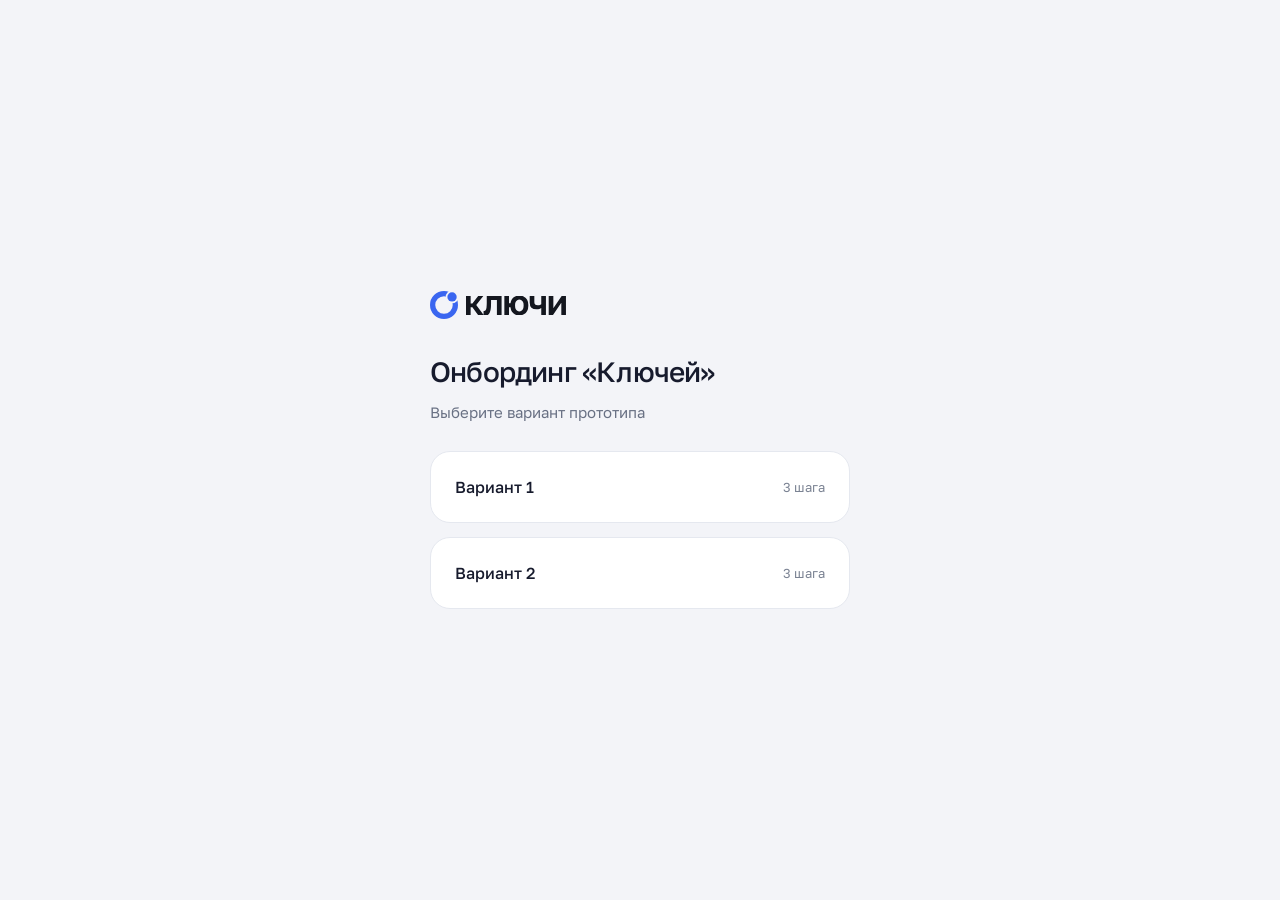
<file: index.html>
<!doctype html>
<html lang="ru">
<head>
  <meta charset="utf-8">
  <meta name="viewport" content="width=device-width, initial-scale=1">
  <meta name="theme-color" content="#f3f4f8">
  <title>Ключи — варианты онбординга</title>
  <link rel="icon" href="./assets/keys-orbit-symbol-blue.svg" type="image/svg+xml">
  <link rel="stylesheet" href="./fonts.css">
  <link rel="stylesheet" href="./app/landing.css">
  <script src="./app/landing.js"></script>
</head>
<body>
  <main class="variant-picker">
    <div class="brand"><img src="./assets/keys-orbit-symbol-blue.svg" alt=""><img src="./assets/keys-wordmark.svg" alt="Ключи"></div>
    <h1>Онбординг «Ключей»</h1>
    <p>Выберите вариант прототипа</p>
    <nav aria-label="Варианты онбординга">
      <a class="variant-link" href="./onboarding-variant-1.html"><span>Вариант 1</span><span class="step-count">3 шага</span></a>
      <a class="variant-link" href="./onboarding-variant-2.html"><span>Вариант 2</span><span class="step-count">3 шага</span></a>
    </nav>
  </main>
</body>
</html>
</file>
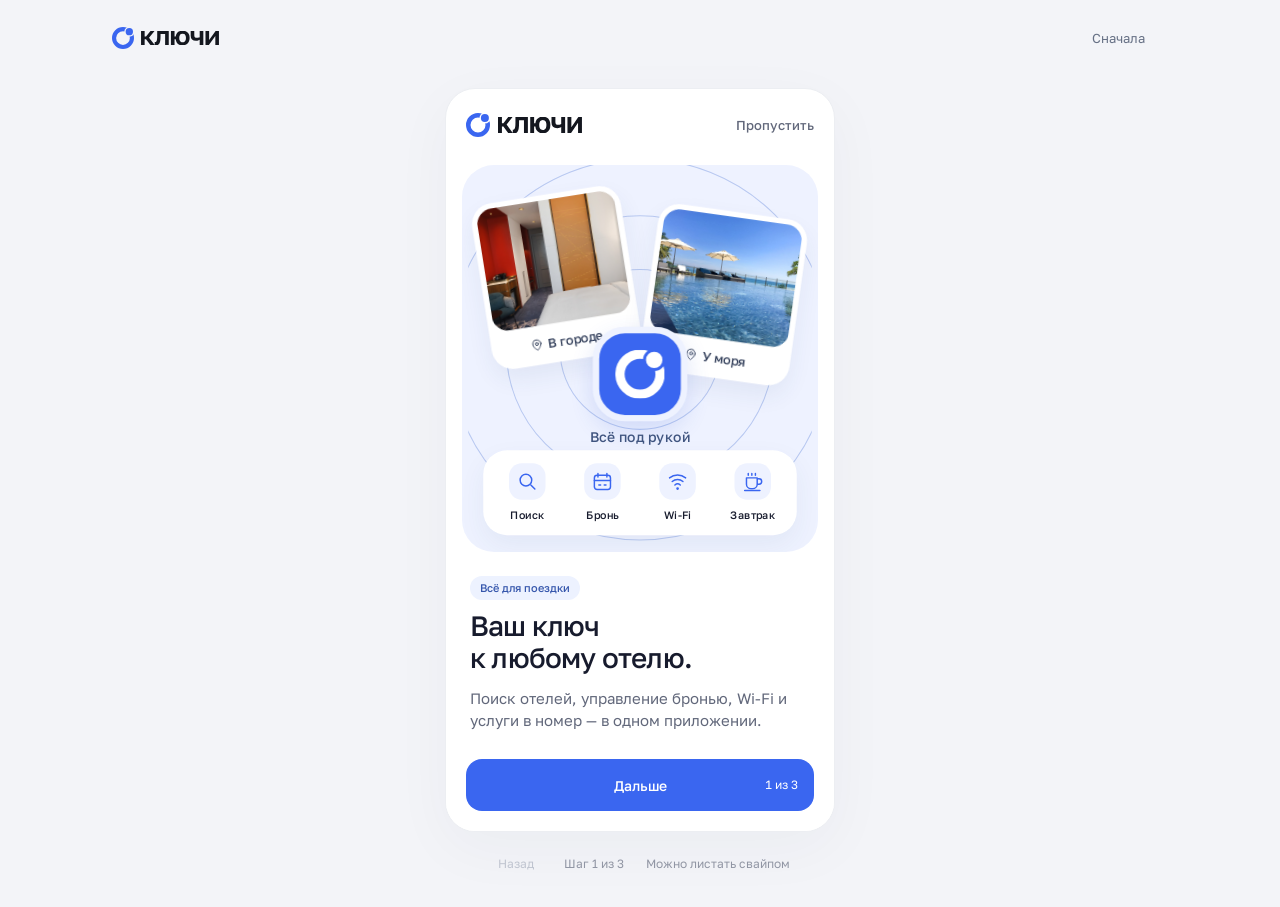
<file: onboarding-variant-1.html>
<!doctype html>
<html lang="ru">
<head>
  <meta charset="utf-8">
  <meta name="viewport" content="width=device-width, initial-scale=1, viewport-fit=cover">
  <meta name="theme-color" content="#f4f5fa">
  <title>Ключи — знакомство с приложением</title>
  <link rel="icon" href="./assets/keys-orbit-symbol-blue.svg" type="image/svg+xml">
  <link rel="stylesheet" href="./fonts.css">
  <link rel="stylesheet" href="./app/variant-one.css">
  <link rel="stylesheet" href="./app/prototype.css">
  <script type="module" src="./app/prototype.js?v=2"></script>
</head>
<body data-onboarding-variant="1">
  <header class="prototype-header">
    <div class="prototype-brand" aria-label="Ключи"><img src="./assets/keys-orbit-symbol-blue.svg" alt=""><img src="./assets/keys-wordmark.svg" alt="Ключи"></div>
    <button type="button" class="restart" data-restart>Сначала</button>
  </header>
  <main class="prototype-stage" aria-label="Прототип онбординга">
    <section id="keysOnboardingPrototype" aria-label="Вариант 1">
      <div class="kon-phone" data-phone-screen>
        <header class="kon-header">
          <button type="button" class="kon-back" data-back aria-label="Предыдущий шаг" hidden></button>
          <div class="kon-brand"><img class="brand-symbol" src="./assets/keys-orbit-symbol-blue.svg" alt=""><img class="kon-wordmark" src="./assets/keys-wordmark.svg" alt="Ключи"></div>
          <button type="button" data-onboard-skip data-skip>Пропустить</button>
        </header>
        <main class="kon-stage" aria-label="Знакомство с приложением"></main>
        <footer class="kon-footer">
          <button type="button" class="kon-primary" data-next><span data-onboard-label>Дальше</span><span class="kon-progress" data-onboard-progress>1 из 3</span></button>
          <button type="button" class="kon-secondary" data-booking hidden>У меня уже есть бронь</button>
        </footer>
      </div>
    </section>
    <div class="review-controls"><button type="button" data-back>Назад</button><span data-step-status aria-live="polite">Шаг 1 из 3</span><span class="swipe-hint">Можно листать свайпом</span></div>
  </main>
  <dialog aria-labelledby="completion-title">
    <form method="dialog">
      <img src="./assets/keys-orbit-symbol-blue.svg" alt="" width="48" height="48">
      <p class="completion-eyebrow">КОНЕЦ ОНБОРДИНГА</p>
      <h2 id="completion-title">Переходим к поиску отеля</h2>
      <p data-completion-text>Три шага пройдены. Следующий экран приложения — поиск отеля.</p>
      <button class="dialog-primary" value="restart">Пройти ещё раз</button>
      <button class="dialog-secondary" value="back">Вернуться к последнему шагу</button>
    </form>
  </dialog>
</body>
</html>
</file>
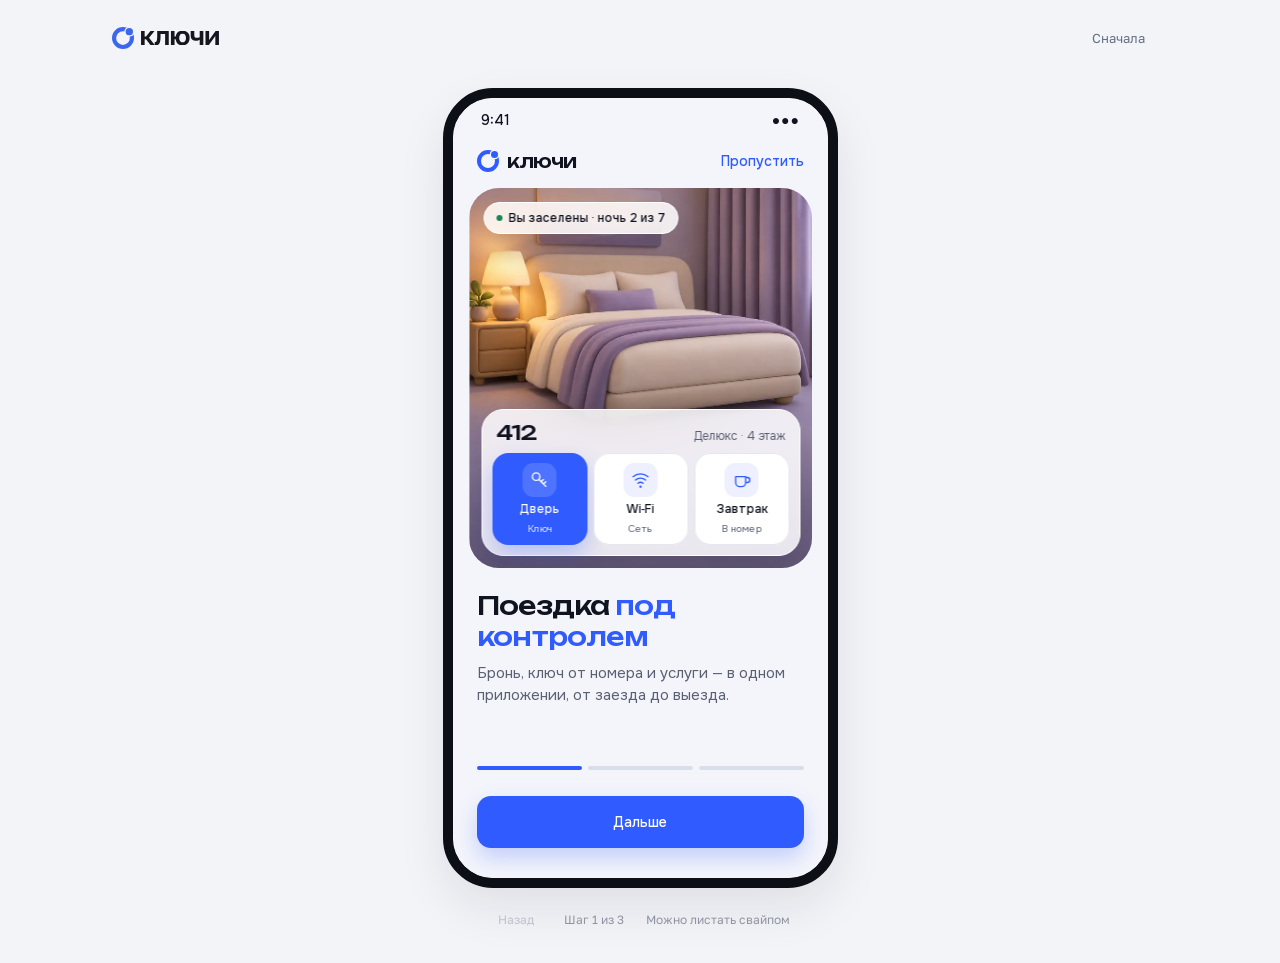
<file: onboarding-variant-2.html>
<!doctype html>
<html lang="ru">
<head>
  <meta charset="utf-8">
  <meta name="viewport" content="width=device-width, initial-scale=1, viewport-fit=cover">
  <meta name="theme-color" content="#f4f5fa">
  <title>Ключи — знакомство с приложением</title>
  <link rel="icon" href="./assets/keys-orbit-symbol-blue.svg" type="image/svg+xml">
  <link rel="stylesheet" href="./fonts.css">
  <link rel="stylesheet" href="./app/variant-one.css">
  <link rel="stylesheet" href="./app/prototype.css">
  <script type="module" src="./app/prototype.js?v=2"></script>
</head>
<body data-onboarding-variant="2">
  <header class="prototype-header">
    <div class="prototype-brand" aria-label="Ключи"><img src="./assets/keys-orbit-symbol-blue.svg" alt=""><img src="./assets/keys-wordmark.svg" alt="Ключи"></div>
    <button type="button" class="restart" data-restart>Сначала</button>
  </header>
  <main class="prototype-stage" aria-label="Прототип онбординга">
    <section id="variantTwo" aria-label="Вариант 2">
      <div class="orbit-phone" data-phone-screen>
        <div class="orbit-slides"></div>
        <footer class="orbit-footer">
          <nav class="step-bars" aria-label="Шаг онбординга"></nav>
          <button type="button" class="orbit-primary" data-next>Дальше</button>
          <button type="button" class="orbit-secondary" data-booking>У меня уже есть бронь</button>
        </footer>
      </div>
    </section>
    <div class="review-controls"><button type="button" data-back>Назад</button><span data-step-status aria-live="polite">Шаг 1 из 3</span><span class="swipe-hint">Можно листать свайпом</span></div>
  </main>
  <dialog aria-labelledby="completion-title">
    <form method="dialog">
      <img src="./assets/keys-orbit-symbol-blue.svg" alt="" width="48" height="48">
      <p class="completion-eyebrow">КОНЕЦ ОНБОРДИНГА</p>
      <h2 id="completion-title">Переходим к поиску отеля</h2>
      <p data-completion-text>Три шага пройдены. Следующий экран приложения — поиск отеля.</p>
      <button class="dialog-primary" value="restart">Пройти ещё раз</button>
      <button class="dialog-secondary" value="back">Вернуться к последнему шагу</button>
    </form>
  </dialog>
</body>
</html>
</file>
<file: fonts.css>
/* cyrillic-ext */
@font-face {
  font-family: 'Onest';
  font-style: normal;
  font-weight: 400;
  font-display: swap;
  src: url("./assets/fonts/94c92959-76fa-433f-8384-70af950ff618.woff2") format('woff2');
  unicode-range: U+0460-052F, U+1C80-1C8A, U+20B4, U+2DE0-2DFF, U+A640-A69F, U+FE2E-FE2F;
}
/* cyrillic */
@font-face {
  font-family: 'Onest';
  font-style: normal;
  font-weight: 400;
  font-display: swap;
  src: url("./assets/fonts/224b887f-c009-40d3-b89b-c998ce53ef79.woff2") format('woff2');
  unicode-range: U+0301, U+0400-045F, U+0490-0491, U+04B0-04B1, U+2116;
}
/* math */
@font-face {
  font-family: 'Onest';
  font-style: normal;
  font-weight: 400;
  font-display: swap;
  src: url("./assets/fonts/7c19373d-10e6-48eb-9c31-f9e4230ee7aa.woff2") format('woff2');
  unicode-range: U+0302-0303, U+0305, U+0307-0308, U+0310, U+0312, U+0315, U+031A, U+0326-0327, U+032C, U+032F-0330, U+0332-0333, U+0338, U+033A, U+0346, U+034D, U+0391-03A1, U+03A3-03A9, U+03B1-03C9, U+03D1, U+03D5-03D6, U+03F0-03F1, U+03F4-03F5, U+2016-2017, U+2034-2038, U+203C, U+2040, U+2043, U+2047, U+2050, U+2057, U+205F, U+2070-2071, U+2074-209F, U+20D0-20DC, U+20E1, U+20E5-20EF, U+2100-2112, U+2114-2115, U+2117-2121, U+2123-214F, U+2190, U+2192, U+2194-21AE, U+21B0-21E5, U+21F1-21F2, U+21F4-2211, U+2213-2214, U+2216-22FF, U+2308-230B, U+2310, U+2319, U+231C-2321, U+2336-237A, U+237C, U+2395, U+239B-23B7, U+23D0, U+23DC-23E1, U+2474-2475, U+25AF, U+25B3, U+25B7, U+25BD, U+25C1, U+25CA, U+25CC, U+25FB, U+266D-266F, U+27C0-27FF, U+2900-2AFF, U+2B0E-2B11, U+2B30-2B4C, U+2BFE, U+3030, U+FF5B, U+FF5D, U+1D400-1D7FF, U+1EE00-1EEFF;
}
/* symbols */
@font-face {
  font-family: 'Onest';
  font-style: normal;
  font-weight: 400;
  font-display: swap;
  src: url("./assets/fonts/ad34a14c-4c8c-423f-834f-b74618df8591.woff2") format('woff2');
  unicode-range: U+0001-000C, U+000E-001F, U+007F-009F, U+20DD-20E0, U+20E2-20E4, U+2150-218F, U+2190, U+2192, U+2194-2199, U+21AF, U+21E6-21F0, U+21F3, U+2218-2219, U+2299, U+22C4-22C6, U+2300-243F, U+2440-244A, U+2460-24FF, U+25A0-27BF, U+2800-28FF, U+2921-2922, U+2981, U+29BF, U+29EB, U+2B00-2BFF, U+4DC0-4DFF, U+FFF9-FFFB, U+10140-1018E, U+10190-1019C, U+101A0, U+101D0-101FD, U+102E0-102FB, U+10E60-10E7E, U+1D2C0-1D2D3, U+1D2E0-1D37F, U+1F000-1F0FF, U+1F100-1F1AE, U+1F1E6-1F1FF, U+1F30D-1F30F, U+1F315, U+1F31C, U+1F31E, U+1F320-1F32C, U+1F336, U+1F378, U+1F37D, U+1F382, U+1F393-1F39F, U+1F3A7-1F3A8, U+1F3AC-1F3AF, U+1F3C2, U+1F3C4-1F3C6, U+1F3CA-1F3CE, U+1F3D4-1F3E0, U+1F3ED, U+1F3F1-1F3F3, U+1F3F5-1F3F7, U+1F408, U+1F415, U+1F41F, U+1F426, U+1F43F, U+1F441-1F442, U+1F444, U+1F446-1F449, U+1F44C-1F44E, U+1F453, U+1F46A, U+1F47D, U+1F4A3, U+1F4B0, U+1F4B3, U+1F4B9, U+1F4BB, U+1F4BF, U+1F4C8-1F4CB, U+1F4D6, U+1F4DA, U+1F4DF, U+1F4E3-1F4E6, U+1F4EA-1F4ED, U+1F4F7, U+1F4F9-1F4FB, U+1F4FD-1F4FE, U+1F503, U+1F507-1F50B, U+1F50D, U+1F512-1F513, U+1F53E-1F54A, U+1F54F-1F5FA, U+1F610, U+1F650-1F67F, U+1F687, U+1F68D, U+1F691, U+1F694, U+1F698, U+1F6AD, U+1F6B2, U+1F6B9-1F6BA, U+1F6BC, U+1F6C6-1F6CF, U+1F6D3-1F6D7, U+1F6E0-1F6EA, U+1F6F0-1F6F3, U+1F6F7-1F6FC, U+1F700-1F80B, U+1F810-1F847, U+1F850-1F859, U+1F860-1F887, U+1F890-1F8AD, U+1F8B0-1F8BB, U+1F8C0-1F8C1, U+1F8D0-1F8D8, U+1F900-1F90B, U+1F93B, U+1F946, U+1F984, U+1F996, U+1F9E9, U+1FA00-1FA6F, U+1FA70-1FA7C, U+1FA80-1FAC6, U+1FAC8, U+1FACC-1FADD, U+1FADF-1FAEB, U+1FAEF-1FAFA, U+1FB00-1FBFF;
}
/* vietnamese */
@font-face {
  font-family: 'Onest';
  font-style: normal;
  font-weight: 400;
  font-display: swap;
  src: url("./assets/fonts/74336ee8-8301-4ddb-8cc1-fe954dab2084.woff2") format('woff2');
  unicode-range: U+0102-0103, U+0110-0111, U+0128-0129, U+0168-0169, U+01A0-01A1, U+01AF-01B0, U+0300-0301, U+0303-0304, U+0308-0309, U+0323, U+0329, U+1EA0-1EF9, U+20AB;
}
/* latin-ext */
@font-face {
  font-family: 'Onest';
  font-style: normal;
  font-weight: 400;
  font-display: swap;
  src: url("./assets/fonts/9a9ccb74-e5eb-4e24-b52e-71eafc269da8.woff2") format('woff2');
  unicode-range: U+0100-02BA, U+02BD-02C5, U+02C7-02CC, U+02CE-02D7, U+02DD-02FF, U+0304, U+0308, U+0329, U+1D00-1DBF, U+1E00-1E9F, U+1EF2-1EFF, U+2020, U+20A0-20AB, U+20AD-20C4, U+2113, U+2C60-2C7F, U+A720-A7FF;
}
/* latin */
@font-face {
  font-family: 'Onest';
  font-style: normal;
  font-weight: 400;
  font-display: swap;
  src: url("./assets/fonts/26c25336-1daa-4f45-ab3e-5787d46991ff.woff2") format('woff2');
  unicode-range: U+0000-00FF, U+0131, U+0152-0153, U+02BB-02BC, U+02C6, U+02DA, U+02DC, U+0304, U+0308, U+0329, U+2000-206F, U+20AC, U+2122, U+2191, U+2193, U+2212, U+2215, U+FEFF, U+FFFD;
}
/* cyrillic-ext */
@font-face {
  font-family: 'Onest';
  font-style: normal;
  font-weight: 500;
  font-display: swap;
  src: url("./assets/fonts/94c92959-76fa-433f-8384-70af950ff618.woff2") format('woff2');
  unicode-range: U+0460-052F, U+1C80-1C8A, U+20B4, U+2DE0-2DFF, U+A640-A69F, U+FE2E-FE2F;
}
/* cyrillic */
@font-face {
  font-family: 'Onest';
  font-style: normal;
  font-weight: 500;
  font-display: swap;
  src: url("./assets/fonts/224b887f-c009-40d3-b89b-c998ce53ef79.woff2") format('woff2');
  unicode-range: U+0301, U+0400-045F, U+0490-0491, U+04B0-04B1, U+2116;
}
/* math */
@font-face {
  font-family: 'Onest';
  font-style: normal;
  font-weight: 500;
  font-display: swap;
  src: url("./assets/fonts/7c19373d-10e6-48eb-9c31-f9e4230ee7aa.woff2") format('woff2');
  unicode-range: U+0302-0303, U+0305, U+0307-0308, U+0310, U+0312, U+0315, U+031A, U+0326-0327, U+032C, U+032F-0330, U+0332-0333, U+0338, U+033A, U+0346, U+034D, U+0391-03A1, U+03A3-03A9, U+03B1-03C9, U+03D1, U+03D5-03D6, U+03F0-03F1, U+03F4-03F5, U+2016-2017, U+2034-2038, U+203C, U+2040, U+2043, U+2047, U+2050, U+2057, U+205F, U+2070-2071, U+2074-209F, U+20D0-20DC, U+20E1, U+20E5-20EF, U+2100-2112, U+2114-2115, U+2117-2121, U+2123-214F, U+2190, U+2192, U+2194-21AE, U+21B0-21E5, U+21F1-21F2, U+21F4-2211, U+2213-2214, U+2216-22FF, U+2308-230B, U+2310, U+2319, U+231C-2321, U+2336-237A, U+237C, U+2395, U+239B-23B7, U+23D0, U+23DC-23E1, U+2474-2475, U+25AF, U+25B3, U+25B7, U+25BD, U+25C1, U+25CA, U+25CC, U+25FB, U+266D-266F, U+27C0-27FF, U+2900-2AFF, U+2B0E-2B11, U+2B30-2B4C, U+2BFE, U+3030, U+FF5B, U+FF5D, U+1D400-1D7FF, U+1EE00-1EEFF;
}
/* symbols */
@font-face {
  font-family: 'Onest';
  font-style: normal;
  font-weight: 500;
  font-display: swap;
  src: url("./assets/fonts/ad34a14c-4c8c-423f-834f-b74618df8591.woff2") format('woff2');
  unicode-range: U+0001-000C, U+000E-001F, U+007F-009F, U+20DD-20E0, U+20E2-20E4, U+2150-218F, U+2190, U+2192, U+2194-2199, U+21AF, U+21E6-21F0, U+21F3, U+2218-2219, U+2299, U+22C4-22C6, U+2300-243F, U+2440-244A, U+2460-24FF, U+25A0-27BF, U+2800-28FF, U+2921-2922, U+2981, U+29BF, U+29EB, U+2B00-2BFF, U+4DC0-4DFF, U+FFF9-FFFB, U+10140-1018E, U+10190-1019C, U+101A0, U+101D0-101FD, U+102E0-102FB, U+10E60-10E7E, U+1D2C0-1D2D3, U+1D2E0-1D37F, U+1F000-1F0FF, U+1F100-1F1AE, U+1F1E6-1F1FF, U+1F30D-1F30F, U+1F315, U+1F31C, U+1F31E, U+1F320-1F32C, U+1F336, U+1F378, U+1F37D, U+1F382, U+1F393-1F39F, U+1F3A7-1F3A8, U+1F3AC-1F3AF, U+1F3C2, U+1F3C4-1F3C6, U+1F3CA-1F3CE, U+1F3D4-1F3E0, U+1F3ED, U+1F3F1-1F3F3, U+1F3F5-1F3F7, U+1F408, U+1F415, U+1F41F, U+1F426, U+1F43F, U+1F441-1F442, U+1F444, U+1F446-1F449, U+1F44C-1F44E, U+1F453, U+1F46A, U+1F47D, U+1F4A3, U+1F4B0, U+1F4B3, U+1F4B9, U+1F4BB, U+1F4BF, U+1F4C8-1F4CB, U+1F4D6, U+1F4DA, U+1F4DF, U+1F4E3-1F4E6, U+1F4EA-1F4ED, U+1F4F7, U+1F4F9-1F4FB, U+1F4FD-1F4FE, U+1F503, U+1F507-1F50B, U+1F50D, U+1F512-1F513, U+1F53E-1F54A, U+1F54F-1F5FA, U+1F610, U+1F650-1F67F, U+1F687, U+1F68D, U+1F691, U+1F694, U+1F698, U+1F6AD, U+1F6B2, U+1F6B9-1F6BA, U+1F6BC, U+1F6C6-1F6CF, U+1F6D3-1F6D7, U+1F6E0-1F6EA, U+1F6F0-1F6F3, U+1F6F7-1F6FC, U+1F700-1F80B, U+1F810-1F847, U+1F850-1F859, U+1F860-1F887, U+1F890-1F8AD, U+1F8B0-1F8BB, U+1F8C0-1F8C1, U+1F8D0-1F8D8, U+1F900-1F90B, U+1F93B, U+1F946, U+1F984, U+1F996, U+1F9E9, U+1FA00-1FA6F, U+1FA70-1FA7C, U+1FA80-1FAC6, U+1FAC8, U+1FACC-1FADD, U+1FADF-1FAEB, U+1FAEF-1FAFA, U+1FB00-1FBFF;
}
/* vietnamese */
@font-face {
  font-family: 'Onest';
  font-style: normal;
  font-weight: 500;
  font-display: swap;
  src: url("./assets/fonts/74336ee8-8301-4ddb-8cc1-fe954dab2084.woff2") format('woff2');
  unicode-range: U+0102-0103, U+0110-0111, U+0128-0129, U+0168-0169, U+01A0-01A1, U+01AF-01B0, U+0300-0301, U+0303-0304, U+0308-0309, U+0323, U+0329, U+1EA0-1EF9, U+20AB;
}
/* latin-ext */
@font-face {
  font-family: 'Onest';
  font-style: normal;
  font-weight: 500;
  font-display: swap;
  src: url("./assets/fonts/9a9ccb74-e5eb-4e24-b52e-71eafc269da8.woff2") format('woff2');
  unicode-range: U+0100-02BA, U+02BD-02C5, U+02C7-02CC, U+02CE-02D7, U+02DD-02FF, U+0304, U+0308, U+0329, U+1D00-1DBF, U+1E00-1E9F, U+1EF2-1EFF, U+2020, U+20A0-20AB, U+20AD-20C4, U+2113, U+2C60-2C7F, U+A720-A7FF;
}
/* latin */
@font-face {
  font-family: 'Onest';
  font-style: normal;
  font-weight: 500;
  font-display: swap;
  src: url("./assets/fonts/26c25336-1daa-4f45-ab3e-5787d46991ff.woff2") format('woff2');
  unicode-range: U+0000-00FF, U+0131, U+0152-0153, U+02BB-02BC, U+02C6, U+02DA, U+02DC, U+0304, U+0308, U+0329, U+2000-206F, U+20AC, U+2122, U+2191, U+2193, U+2212, U+2215, U+FEFF, U+FFFD;
}
/* cyrillic-ext */
@font-face {
  font-family: 'Unbounded';
  font-style: normal;
  font-weight: 500;
  font-display: swap;
  src: url("./assets/fonts/e38fe91e-8427-4e10-9635-81ae80076429.woff2") format('woff2');
  unicode-range: U+0460-052F, U+1C80-1C8A, U+20B4, U+2DE0-2DFF, U+A640-A69F, U+FE2E-FE2F;
}
/* cyrillic */
@font-face {
  font-family: 'Unbounded';
  font-style: normal;
  font-weight: 500;
  font-display: swap;
  src: url("./assets/fonts/b488c37d-ebae-4c45-a762-8b8aa4b4343b.woff2") format('woff2');
  unicode-range: U+0301, U+0400-045F, U+0490-0491, U+04B0-04B1, U+2116;
}
/* vietnamese */
@font-face {
  font-family: 'Unbounded';
  font-style: normal;
  font-weight: 500;
  font-display: swap;
  src: url("./assets/fonts/0ee1208a-fbf8-474f-a5f6-5e7e6a9bb08d.woff2") format('woff2');
  unicode-range: U+0102-0103, U+0110-0111, U+0128-0129, U+0168-0169, U+01A0-01A1, U+01AF-01B0, U+0300-0301, U+0303-0304, U+0308-0309, U+0323, U+0329, U+1EA0-1EF9, U+20AB;
}
/* latin-ext */
@font-face {
  font-family: 'Unbounded';
  font-style: normal;
  font-weight: 500;
  font-display: swap;
  src: url("./assets/fonts/8741577a-c446-4a80-b9a4-e531bd05f791.woff2") format('woff2');
  unicode-range: U+0100-02BA, U+02BD-02C5, U+02C7-02CC, U+02CE-02D7, U+02DD-02FF, U+0304, U+0308, U+0329, U+1D00-1DBF, U+1E00-1E9F, U+1EF2-1EFF, U+2020, U+20A0-20AB, U+20AD-20C4, U+2113, U+2C60-2C7F, U+A720-A7FF;
}
/* latin */
@font-face {
  font-family: 'Unbounded';
  font-style: normal;
  font-weight: 500;
  font-display: swap;
  src: url("./assets/fonts/87f37b57-3fe3-411d-8862-aa31b31827a6.woff2") format('woff2');
  unicode-range: U+0000-00FF, U+0131, U+0152-0153, U+02BB-02BC, U+02C6, U+02DA, U+02DC, U+0304, U+0308, U+0329, U+2000-206F, U+20AC, U+2122, U+2191, U+2193, U+2212, U+2215, U+FEFF, U+FFFD;
}

@font-face{font-family:'Golos Text';font-style:normal;font-weight:100 900;font-display:swap;src:url('./assets/fonts/golos-text-latin-wght-normal-BS5oQT7X.woff2') format('woff2');unicode-range:U+0000-00FF,U+0131,U+0152-0153,U+02BB-02BC,U+02C6,U+02DA,U+02DC,U+0304,U+0308,U+0329,U+2000-206F,U+20A0-20AB,U+20AD-20C0,U+2113,U+2C60-2C7F,U+A720-A7FF,U+FEFF,U+FFFD;}
@font-face{font-family:'Golos Text';font-style:normal;font-weight:100 900;font-display:swap;src:url('./assets/fonts/golos-text-cyrillic-wght-normal-mKek_fSS.woff2') format('woff2');unicode-range:U+0301,U+0400-045F,U+0490-0491,U+04B0-04B1,U+2116;}
</file>
<file: app/landing.css>
:root{font-family:'Golos Text',Arial,sans-serif;color:#171b2d;background:#f3f4f8}*{box-sizing:border-box}body{margin:0;min-height:100svh;display:grid;place-items:center;padding:24px}.variant-picker{width:100%;max-width:420px}.brand{display:flex;align-items:center;gap:8px;margin-bottom:36px}.brand img:first-child{width:28px;height:28px}.brand img:last-child{width:100px}h1{font-size:28px;line-height:1.2;letter-spacing:-.8px;font-weight:500;margin:0 0 12px}p{color:#697184;font-size:15px;line-height:22px;margin:0 0 28px}nav{display:grid;gap:14px}.variant-link{display:flex;align-items:center;justify-content:space-between;gap:16px;min-height:72px;padding:20px 24px;border-radius:20px;background:#fff;border:1px solid #e5e8ef;color:#171b2d;font-size:16px;font-weight:500;text-decoration:none;transition:border-color .2s,box-shadow .2s}.step-count{color:#7b8393;font-size:13px;font-weight:400}.variant-link:hover{border-color:#3a66f0;box-shadow:0 6px 20px #3a66f012;color:#3a66f0}.variant-link:focus-visible{outline:3px solid #3a66f0;outline-offset:4px}.variant-link:active{background:#edf2ff}@media(prefers-reduced-motion:reduce){*{transition:none!important}}
</file>
<file: app/variant-one.css>
/* Three stories in the Orbit brand: trip, combined benefits, personal discovery. */
#keysOnboardingPrototype[hidden]{display:none!important}
body[data-keys-scenario=onboarding] #keysUnifiedPrototype>:not(#keysOnboardingPrototype){display:none!important}
#keysOnboardingPrototype{display:flex;justify-content:center;padding:6px 0 22px;font-family:var(--font-sans);color:#171b2d}
#keysOnboardingPrototype *{box-sizing:border-box}
#keysOnboardingPrototype .kon-phone{position:relative;isolation:isolate;width:390px;max-width:100%;height:var(--keys-preview-height,844px);min-height:440px;display:flex;flex-direction:column;overflow:hidden;border:1px solid #eceef2;border-radius:30px;background:#fff;box-shadow:0 16px 60px #1c284112;container-type:size;touch-action:pan-y}
#keysOnboardingPrototype button{font:500 14px/21px var(--font-sans);cursor:pointer;flex:none}
#keysOnboardingPrototype button[hidden]{display:none!important}
#keysOnboardingPrototype button:focus-visible{outline:2px solid #3a66f0;outline-offset:3px}
#keysOnboardingPrototype .kon-header{height:64px;flex:none;display:flex;align-items:center;gap:10px;padding:8px 20px 0}
#keysOnboardingPrototype .kon-header button{height:44px;border:0;background:none;color:#62687b;padding:0}
#keysOnboardingPrototype .kon-header [data-onboard-skip]{margin-left:auto;font-size:13px}
#keysOnboardingPrototype .kon-back{width:32px}
#keysOnboardingPrototype .kon-back svg{width:22px;height:22px}
.kon-brand{display:flex;align-items:center;gap:8px}
#keysOnboardingPrototype .kon-wordmark{display:block;width:80px;height:auto}
.kon-orbit{position:relative;width:22px;height:22px;border:4.1px solid #3a66f0;border-radius:50%;transform:rotate(calc(var(--kon-step)*90deg));transition:transform .6s cubic-bezier(.2,.8,.2,1)}
.kon-orbit i{position:absolute;left:-5.7px;top:3.2px;width:7.3px;height:7.3px;border-radius:50%;background:#3a66f0;box-shadow:0 0 0 1.3px #fff}
#keysOnboardingPrototype .kon-stage{position:relative;flex:1;min-height:0;overflow:hidden}
#keysOnboardingPrototype .kon-slide{position:absolute;inset:0;display:flex;flex-direction:column;transform:translateX(calc(var(--kon-offset)*100%));transition:transform .36s cubic-bezier(.2,.8,.2,1),opacity .2s}
#keysOnboardingPrototype .kon-visual{margin:12px 16px 0;flex:1;min-height:180px;max-height:420px;position:relative;overflow:hidden;border-radius:26px;background:linear-gradient(145deg,#dce8ff,#eeedff 65%,#e6e0ff)}
#keysOnboardingPrototype [data-theme=benefits] .kon-visual{background:linear-gradient(145deg,#deeee9,#e6f4ee 40%,#e9edff)}
#keysOnboardingPrototype [data-theme=match] .kon-visual{background:linear-gradient(145deg,#ece6ff,#e4e7ff 50%,#d5edff)}
#keysOnboardingPrototype .kon-scene{position:absolute;width:320px;height:360px;top:50%;left:50%;transform:translate(-50%,-50%) scale(var(--kon-art-scale,1));transform-origin:center;font:400 12px/17px var(--font-sans)}
#keysOnboardingPrototype .kon-scene svg{display:block;width:20px;height:20px;flex:none}
#keysOnboardingPrototype .kon-scene strong{font-weight:600}
#keysOnboardingPrototype .kon-art-orbit{position:absolute;width:310px;height:310px;left:4px;top:20px;opacity:.13;animation:kon-orbit-drift 30s linear infinite}
#keysOnboardingPrototype .kon-copy{padding:24px 24px 12px;flex:none}
#keysOnboardingPrototype .kon-eyebrow{display:block;color:#3b57b5;font:500 12px/18px var(--font-sans);margin-bottom:10px}
#keysOnboardingPrototype .kon-copy h1{margin:0;font:600 28px/32px var(--font-sans)!important;letter-spacing:-.7px;outline:none}
#keysOnboardingPrototype .kon-copy p{margin:14px 0 0;font:400 15px/22px var(--font-sans);color:#62687b;text-wrap:pretty}
#keysOnboardingPrototype .kon-footer{padding:16px 20px max(20px,env(safe-area-inset-bottom));display:flex;flex-direction:column;gap:4px;flex:none;background:#fff}
#keysOnboardingPrototype .kon-primary{display:grid;grid-template-columns:40px minmax(0,1fr) 40px;align-items:center;gap:4px;padding:0 16px;height:52px;border:0;border-radius:16px;background:#3a66f0;color:#fff}
#keysOnboardingPrototype .kon-progress{grid-column:3;grid-row:1;justify-self:end;font:400 12px/18px var(--font-sans);font-variant-numeric:tabular-nums;white-space:nowrap;color:#fff}
#keysOnboardingPrototype [data-onboard-label]{grid-column:2;grid-row:1}
#keysOnboardingPrototype .kon-secondary{height:36px;border:0;border-radius:14px;background:transparent;color:#3a66f0;font-size:13px}
/* Trip: real app fragments gathered around one booking. */
#keysOnboardingPrototype .kon-search-preview{position:absolute;top:18px;left:18px;right:18px;display:flex;align-items:center;gap:10px;padding:13px 14px;background:#fff;border-radius:16px;box-shadow:0 8px 24px #25488f0c;color:#36415d;font-size:14px}
#keysOnboardingPrototype .kon-small-orbit{margin-left:auto;width:22px;height:22px}
#keysOnboardingPrototype .kon-small-orbit img{width:100%;height:100%}
#keysOnboardingPrototype .kon-booking-preview{position:absolute;top:83px;left:32px;right:24px;display:flex;overflow:hidden;border:4px solid #fff;border-radius:20px;background:#fff;box-shadow:0 12px 32px #36497b18;transform:rotate(-3deg)}
#keysOnboardingPrototype .kon-hotel-photo{width:93px;height:150px;object-fit:cover;object-position:90% 55%}
#keysOnboardingPrototype .kon-booking-info{display:flex;flex-direction:column;gap:6px;padding:12px 9px;color:#697184}
#keysOnboardingPrototype .kon-booking-info strong{font-size:16px;line-height:22px;color:#171b2d}
#keysOnboardingPrototype .kon-status{display:flex;gap:3px;align-items:center;font-size:10px;color:#137351;white-space:nowrap}
#keysOnboardingPrototype .kon-status svg{width:12px;height:12px}
#keysOnboardingPrototype .kon-booking-actions{display:flex;gap:8px;margin-top:6px;font-size:10px;line-height:15px;color:#3456bd}
#keysOnboardingPrototype .kon-wifi-preview,#keysOnboardingPrototype .kon-service-preview{position:absolute;display:flex;align-items:center;gap:10px;padding:13px;border-radius:18px;box-shadow:0 8px 24px #25488f12}
#keysOnboardingPrototype .kon-wifi-preview{left:8px;top:236px;width:226px;background:#fff;transform:rotate(-3deg)}
#keysOnboardingPrototype .kon-mini-icon{display:grid;place-items:center;width:34px;height:34px;border-radius:11px;background:#eef2ff;color:#3456bd}
#keysOnboardingPrototype .kon-wifi-preview div,#keysOnboardingPrototype .kon-service-preview div{display:flex;flex-direction:column;gap:2px}
#keysOnboardingPrototype .kon-wifi-preview strong,#keysOnboardingPrototype .kon-service-preview strong{font-size:13px}
#keysOnboardingPrototype .kon-wifi-preview div>span{color:#697184;font-size:11px}
#keysOnboardingPrototype .kon-service-preview{right:8px;bottom:9px;background:#3a66f0;color:#fff;transform:rotate(3deg)}
#keysOnboardingPrototype .kon-service-preview .kon-mini-icon{background:#ffffff20;color:#fff}
#keysOnboardingPrototype .kon-service-preview div>span{display:flex;align-items:center;gap:4px;color:#e4edff;font-size:11px}
#keysOnboardingPrototype .kon-service-preview div>span svg{width:12px;height:12px}
/* Benefits: two distinct loyalty sources, one clear total. */
#keysOnboardingPrototype .kon-direct-label{position:absolute;top:18px;left:0;right:0;display:flex;justify-content:center;align-items:center;gap:7px;font-weight:500;color:#23644f}
#keysOnboardingPrototype .kon-direct-label svg{width:17px;height:17px}
#keysOnboardingPrototype .kon-hotel-member{position:absolute;top:55px;left:18px;right:18px;padding:18px;display:flex;align-items:center;justify-content:space-between;border-radius:20px;background:#fff7e8;color:#75501e;box-shadow:0 10px 24px #66735310}
#keysOnboardingPrototype .kon-hotel-member>div,#keysOnboardingPrototype .kon-app-points>div{display:flex;flex-direction:column;gap:6px}
#keysOnboardingPrototype .kon-hotel-member strong{font-size:18px;line-height:24px;color:#382b18}
#keysOnboardingPrototype .kon-gold-label{font-size:11px;font-weight:500}
#keysOnboardingPrototype .kon-hotel-member>b{font-size:35px;line-height:40px;letter-spacing:-1.8px}
#keysOnboardingPrototype .kon-hotel-member>b span{font-size:23px}
#keysOnboardingPrototype .kon-combine{position:absolute;z-index:2;top:149px;left:143px;width:34px;height:34px;border:3px solid #e5f2ee;border-radius:50%;display:grid;place-items:center;background:#fff;color:#33654f;font:500 23px/28px var(--font-sans)}
#keysOnboardingPrototype .kon-app-points{position:absolute;top:174px;left:18px;right:18px;display:flex;align-items:center;justify-content:space-between;padding:16px 18px;border-radius:20px;background:#3a66f0;color:#fff;box-shadow:0 10px 24px #365bc324}
#keysOnboardingPrototype .kon-app-points strong{font-size:28px;line-height:32px;letter-spacing:-.5px}
#keysOnboardingPrototype .kon-app-points small{font-size:12px;font-weight:400;letter-spacing:0}
#keysOnboardingPrototype .kon-app-points>div>span:last-child{font-size:10px;color:#eff3ff}
#keysOnboardingPrototype .kon-app-points>img{width:55px;height:55px;filter:brightness(0) invert(1);opacity:.75}
#keysOnboardingPrototype .kon-total-preview{position:absolute;bottom:9px;left:18px;right:18px;display:flex;justify-content:space-between;align-items:center;gap:8px;padding:8px 14px;border-radius:16px;background:#fff;color:#697184}
#keysOnboardingPrototype .kon-total-preview>div>span{display:block;font-size:10px;line-height:14px}
#keysOnboardingPrototype .kon-total-preview>div>div{display:flex;align-items:baseline;gap:8px;margin-top:3px}
#keysOnboardingPrototype .kon-total-preview strong{font-size:22px;line-height:26px;color:#171b2d;letter-spacing:-.5px}
#keysOnboardingPrototype .kon-total-preview s{font-size:12px}
#keysOnboardingPrototype .kon-saving{font-size:10px;line-height:15px;color:#147350;background:#e6f6ec;border-radius:10px;padding:6px 10px}
#keysOnboardingPrototype .kon-saving b{font-size:14px;font-weight:600}
/* Personal recommendations: familiar hotel card, signals and a saved heart. */
#keysOnboardingPrototype .kon-interest{position:absolute;display:flex;align-items:center;gap:6px;background:#fff;border-radius:24px;padding:9px 12px;color:#4d4d83;font-size:12px;box-shadow:0 6px 18px #44358110}
#keysOnboardingPrototype .kon-interest svg{width:16px;height:16px}
#keysOnboardingPrototype .kon-interest-one{top:17px;left:22px;transform:rotate(-7deg);color:#ae3e75}
#keysOnboardingPrototype .kon-interest-two{top:32px;right:14px;transform:rotate(6deg)}
#keysOnboardingPrototype .kon-match-card{position:absolute;top:77px;left:24px;right:24px;border:5px solid #fff;border-radius:23px;background:#fff;overflow:hidden;box-shadow:0 14px 30px #2c497b1a;transform:rotate(-3deg)}
#keysOnboardingPrototype .kon-match-photo{height:122px;position:relative}
#keysOnboardingPrototype .kon-match-photo>img{width:100%;height:100%;object-fit:cover}
#keysOnboardingPrototype .kon-match-heart{position:absolute;top:10px;right:10px;display:grid;place-items:center;width:34px;height:34px;border-radius:50%;background:#fff;color:#d04f7c}
#keysOnboardingPrototype .kon-match-heart svg{fill:#d04f7c;width:20px;height:20px}
#keysOnboardingPrototype .kon-match-info{padding:12px 10px;display:flex;flex-direction:column;gap:6px}
#keysOnboardingPrototype .kon-personal-label{font-size:11px;line-height:16px;color:#3456bd}
#keysOnboardingPrototype .kon-match-info>strong{font-size:19px;line-height:24px}
#keysOnboardingPrototype .kon-match-tags{display:flex;gap:6px;margin-top:3px}
#keysOnboardingPrototype .kon-match-tags>span{display:flex;align-items:center;gap:3px;padding:4px 5px;background:#f1f4ff;border-radius:7px;color:#3456bd;font-size:9px;white-space:nowrap}
#keysOnboardingPrototype .kon-match-tags svg{width:12px;height:12px}
#keysOnboardingPrototype .kon-match-note{position:absolute;bottom:9px;left:12px;right:12px;display:flex;align-items:center;justify-content:center;gap:6px;padding:10px 6px;border-radius:13px;background:#e7f6ef;color:#196f51;font-size:10px;box-shadow:0 8px 16px #2c497b0c}
#keysOnboardingPrototype .kon-match-note svg{width:14px;height:14px}
#keysOnboardingPrototype .is-current .kon-appear{animation:kon-card-arrive .7s cubic-bezier(.2,.8,.2,1) both;animation-delay:.08s}
#keysOnboardingPrototype .is-current .kon-appear:nth-of-type(2){animation-delay:.18s}
#keysOnboardingPrototype .is-current .kon-appear:nth-of-type(3){animation-delay:.3s}
#keysOnboardingPrototype .is-current .kon-appear:nth-of-type(4){animation-delay:.42s}
#keysOnboardingPrototype .kon-slide:not(.is-current) *,#keysOnboardingPrototype .kon-loading .kon-appear{animation-play-state:paused!important}
@keyframes kon-card-arrive{from{opacity:0;translate:0 18px;scale:.95}to{opacity:1;translate:0 0;scale:1}}
@keyframes kon-orbit-drift{to{rotate:360deg}}
@container(max-height:700px){
 #keysOnboardingPrototype .kon-header{height:52px;padding-top:0}
 #keysOnboardingPrototype .kon-visual{margin-top:6px;min-height:170px}
 #keysOnboardingPrototype .kon-copy{padding:16px 22px 6px}
 #keysOnboardingPrototype .kon-eyebrow{margin-bottom:6px}
 #keysOnboardingPrototype .kon-copy h1{font-size:26px!important;line-height:30px!important}
 #keysOnboardingPrototype .kon-copy p{font-size:14px;line-height:20px;margin-top:10px}
 #keysOnboardingPrototype .kon-footer{padding:10px 20px max(12px,env(safe-area-inset-bottom))}
}
@container(max-height:540px){
 #keysOnboardingPrototype .kon-slide{overflow-y:auto}
 #keysOnboardingPrototype .kon-visual{flex:none;height:170px}
 #keysOnboardingPrototype .kon-copy{padding-top:12px}
 #keysOnboardingPrototype .kon-copy h1{font-size:23px!important;line-height:27px!important}
}
@media(max-width:520px){#keysOnboardingPrototype{padding:0}#keysOnboardingPrototype .kon-phone{width:100%;border:0;border-radius:0;box-shadow:none}}
@media(prefers-reduced-motion:reduce){#keysOnboardingPrototype *{animation:none!important;transition:none!important}.kon-slide{transform:none;opacity:0}.kon-slide.is-current{opacity:1}}
/* The same key-to-orbit loading animation as login, then reveal the first slide. */
#keysOnboardingPrototype .kon-phone{position:relative;isolation:isolate}
#keysOnboardingPrototype .kon-splash{pointer-events:auto;animation:kon-splash-exit 2.6s both}
#keysOnboardingPrototype .kon-splash .keys-login-flight{animation:none;top:calc(50% - 132px)}
#keysOnboardingPrototype .kon-splash svg{display:block;width:160px!important;height:160px!important;overflow:visible}
#keysOnboardingPrototype .kon-splash .keys-login-word{color:#fff;animation:kFade 2s cubic-bezier(.65,0,.35,1) both!important}
#keysOnboardingPrototype .kon-splash>p{position:absolute;top:calc(50% + 108px);left:16px;right:16px;margin:0;text-align:center;color:#e3eaff;font:400 15px/22px var(--font-sans)}
#keysOnboardingPrototype .kon-loading>:is(header,main,footer){animation:kon-content-enter .45s 2.1s both}
@keyframes kon-splash-exit{0%,80%{opacity:1;background:#3a66f0}100%{opacity:0;background:#3a66f0}}
@keyframes kon-content-enter{from{opacity:0;transform:translateY(8px)}to{opacity:1;transform:none}}
@media(prefers-reduced-motion:reduce){#keysOnboardingPrototype .kon-splash{display:none}}

#keysOnboardingPrototype [data-onboard-label]{grid-column:2;grid-row:1}
#keysOnboardingPrototype [data-onboard-progress]{grid-row:1}

/* Variant 2 is deliberately isolated: Variant 1 retains its approved styling. */
#keysOnboardingPrototype [data-theme="trip"] .kon-visual{border-radius:32px;background:#eef2ff}
#keysOnboardingPrototype[data-variant="2"] [data-theme="benefits"] .kon-visual{background:#edf6f0}
#keysOnboardingPrototype[data-variant="2"] [data-theme="match"] .kon-visual{background:#f1edfc}
#keysOnboardingPrototype [data-theme="trip"] .kon-eyebrow{display:inline-block;padding:4px 10px;margin-bottom:10px;border-radius:20px;background:#edf2ff;font-size:11px;line-height:16px;color:#3556ac}
#keysOnboardingPrototype[data-variant="2"] [data-theme="benefits"] .kon-eyebrow{background:#e8f5ed;color:#24704d}
#keysOnboardingPrototype[data-variant="2"] [data-theme="match"] .kon-eyebrow{background:#f0ebfa;color:#74529a}
#keysOnboardingPrototype[data-variant="2"] .kon-copy p{margin-top:12px}
#keysOnboardingPrototype .kon2-orbits{position:absolute;inset:0;overflow:hidden}
#keysOnboardingPrototype .kon2-orbits i{position:absolute;left:50%;top:172px;width:150px;height:150px;border:1px solid #b9c9f1;border-radius:50%;translate:-50% -50%}
#keysOnboardingPrototype .kon2-orbits i:nth-child(2){width:250px;height:250px}
#keysOnboardingPrototype .kon2-orbits i:nth-child(3){width:356px;height:356px}
#keysOnboardingPrototype .kon2-destination{position:absolute;top:27px;width:140px;height:156px;padding:5px 5px 0;border-radius:20px;background:#fff;box-shadow:0 10px 22px #24427412}
#keysOnboardingPrototype .kon2-destination>img{display:block;width:100%;height:115px;object-fit:cover;border-radius:15px}
#keysOnboardingPrototype .kon2-destination>span{display:flex;justify-content:center;align-items:center;gap:4px;height:34px;font-size:12px;font-weight:500;color:#34405b}
#keysOnboardingPrototype .kon2-destination svg{width:13px;height:13px}
#keysOnboardingPrototype .kon2-city{left:12px;rotate:-9deg}
#keysOnboardingPrototype .kon2-sea{right:12px;top:43px;rotate:8deg}
#keysOnboardingPrototype .kon2-hub{position:absolute;left:116px;top:151px;width:88px;height:88px;display:grid;place-items:center;background:#3a66f0;border:6px solid #eef2ff;border-radius:30px;box-shadow:0 8px 22px #355ed42a}
#keysOnboardingPrototype .kon2-hub>img{width:46px;height:46px;filter:brightness(0) invert(1)}
#keysOnboardingPrototype .kon2-hub-caption{position:absolute;top:245px;left:0;right:0;text-align:center;font-size:13px;font-weight:500;color:#405580}
#keysOnboardingPrototype .kon2-dock{position:absolute;left:14px;right:14px;bottom:15px;display:grid;grid-template-columns:repeat(4,1fr);gap:4px;background:#fff;padding:12px 8px;border-radius:22px;box-shadow:0 10px 25px #304e7510}
#keysOnboardingPrototype .kon2-dock>div{display:flex;flex-direction:column;align-items:center;gap:7px}
#keysOnboardingPrototype .kon2-dock>div>span{display:grid;place-items:center;width:34px;height:34px;border-radius:12px;background:#eef2ff;color:#3a66f0}
#keysOnboardingPrototype .kon2-dock strong{font-size:10px;line-height:14px;font-weight:500}
#keysOnboardingPrototype .kon2-direct{position:absolute;top:18px;left:0;right:0;display:flex;align-items:center;justify-content:center;gap:6px;color:#287151;font-size:12px;font-weight:500}
#keysOnboardingPrototype .kon2-direct svg{width:16px;height:16px}
#keysOnboardingPrototype .kon2-saving-card{position:absolute;top:60px;width:140px;height:155px;padding:13px;border-radius:22px;display:flex;flex-direction:column;gap:7px}
#keysOnboardingPrototype .kon2-hotel-saving{left:13px;background:#fff1d8;color:#795319;rotate:-4deg}
#keysOnboardingPrototype .kon2-keys-saving{right:13px;background:#3a66f0;color:#fff;rotate:4deg}
#keysOnboardingPrototype .kon2-card-symbol{height:23px;display:flex;align-items:center}
#keysOnboardingPrototype .kon2-card-symbol>img{width:23px;height:23px;filter:brightness(0) invert(1)}
#keysOnboardingPrototype .kon2-saving-card>span:not(.kon2-card-symbol){font-size:11px;line-height:15px}
#keysOnboardingPrototype .kon2-saving-card>strong{font-size:32px;line-height:36px;letter-spacing:-1px;white-space:nowrap}
#keysOnboardingPrototype .kon2-saving-card>strong>small{font-size:22px}
#keysOnboardingPrototype .kon2-saving-card .kon2-tier{margin-top:auto;font-size:10px!important}
#keysOnboardingPrototype .kon2-plus{position:absolute;top:125px;left:143px;width:34px;height:34px;display:grid;place-items:center;border-radius:50%;background:#fff;color:#304662;font:500 25px/1 var(--font-sans);box-shadow:0 2px 8px #294d3c16}
#keysOnboardingPrototype .kon2-receipt{position:absolute;left:22px;right:22px;top:222px;padding:13px 16px 0;border-radius:22px;background:white;box-shadow:0 10px 24px #294d3c0c}
#keysOnboardingPrototype .kon2-price{display:grid;grid-template-columns:1fr auto;align-items:baseline;gap:3px 12px}
#keysOnboardingPrototype .kon2-price>span{font-size:11px;color:#677583}
#keysOnboardingPrototype .kon2-price>s{grid-column:2;font-size:12px;color:#738079}
#keysOnboardingPrototype .kon2-price>strong{grid-column:1/-1;font-size:33px;line-height:38px;letter-spacing:-1px;color:#173e30}
#keysOnboardingPrototype .kon2-price small{font-size:25px}
#keysOnboardingPrototype .kon2-saved{display:flex;align-items:center;gap:5px;margin-top:9px;padding:9px 0;border-top:1px dashed #d7e6dd;color:#22734f;font-size:11px}
#keysOnboardingPrototype .kon2-saved svg{width:14px;height:14px}
#keysOnboardingPrototype .kon2-saved strong{margin-left:auto;font-size:14px}
/* Preferences, likes and views feed a personal shortlist. */
#keysOnboardingPrototype .kon-scene .kon2-connections{position:absolute;inset:0;width:320px;height:360px;fill:none;stroke:#b5a2d2;stroke-width:2;stroke-linecap:round;stroke-dasharray:3 5}
#keysOnboardingPrototype .kon2-request{position:absolute;left:17px;right:17px;top:16px;display:flex;align-items:center;gap:12px;padding:15px 18px;border-radius:24px;background:#fff;box-shadow:0 8px 24px #573f8110}
#keysOnboardingPrototype .kon2-request>span{width:38px;height:38px;display:grid;place-items:center;border-radius:13px;background:#f1edfc;color:#78529c;flex:none}
#keysOnboardingPrototype .kon2-request>div{display:flex;flex-direction:column;gap:5px}
#keysOnboardingPrototype .kon2-request small{font-size:10px;line-height:14px;color:#79718c}
#keysOnboardingPrototype .kon2-request strong{font-size:18px;line-height:22px;letter-spacing:-.3px}
#keysOnboardingPrototype .kon2-signal{position:absolute;top:122px;display:flex;align-items:center;justify-content:center;gap:5px;padding:8px 10px;border-radius:18px;background:#fff;font-size:10px;line-height:16px;color:#715389}
#keysOnboardingPrototype .kon2-signal svg{width:14px;height:14px}
#keysOnboardingPrototype .kon2-signal-likes{left:18px;color:#a8376a}
#keysOnboardingPrototype .kon2-signal-likes svg{fill:#f5c5d7}
#keysOnboardingPrototype .kon2-signal-views{right:18px}
#keysOnboardingPrototype .kon2-personal-core{position:absolute;left:134px;top:112px;display:grid;place-items:center;width:52px;height:52px;border-radius:18px;background:#3a66f0;box-shadow:0 0 0 7px #e4def5}
#keysOnboardingPrototype .kon2-personal-core img{width:30px;height:30px;filter:brightness(0) invert(1)}
#keysOnboardingPrototype .kon2-shortlist-label{position:absolute;top:186px;left:0;right:0;text-align:center;font-size:12px;line-height:17px;font-weight:500;color:#6a4a91}
#keysOnboardingPrototype .kon2-shortlist{position:absolute;left:14px;right:14px;top:209px;padding:7px 12px;border-radius:24px;background:#fff;box-shadow:0 12px 30px #5038750d}
#keysOnboardingPrototype .kon2-shortlist-item{display:flex;align-items:center;gap:10px;padding:9px 0}
#keysOnboardingPrototype .kon2-shortlist-item+.kon2-shortlist-item{border-top:1px solid #f1edf6}
#keysOnboardingPrototype .kon2-shortlist-item>img{width:61px;height:48px;flex:none;object-fit:cover;border-radius:12px}
#keysOnboardingPrototype .kon2-shortlist-item>div{display:flex;flex-direction:column;gap:5px;min-width:0;flex:1}
#keysOnboardingPrototype .kon2-shortlist-item strong{font-size:13px;line-height:17px}
#keysOnboardingPrototype .kon2-shortlist-item>div>span{display:flex;align-items:center;gap:3px;font-size:9px;line-height:14px;color:#39785c;white-space:nowrap}
#keysOnboardingPrototype .kon2-shortlist-item>div svg{width:11px;height:11px}
#keysOnboardingPrototype .kon2-shortlist-heart{color:#9a89ac;flex:none}
#keysOnboardingPrototype .kon2-shortlist-heart svg{width:16px;height:16px}
@media(prefers-reduced-motion:no-preference){
 #keysOnboardingPrototype .is-current .kon2-hub>img{animation:kon2-orbit 12s linear infinite}
 #keysOnboardingPrototype .is-current .kon2-connections{animation:kon2-connect 4s linear infinite}
 #keysOnboardingPrototype .is-current .kon2-personal-core img{animation:kon2-orbit 12s linear infinite}
}
@keyframes kon2-orbit{to{transform:rotate(360deg)}}
@keyframes kon2-connect{to{stroke-dashoffset:-32}}
@container(max-height:700px){
 #keysOnboardingPrototype[data-variant="2"] .kon-copy{padding-top:14px}
 #keysOnboardingPrototype [data-theme="trip"] .kon-eyebrow{margin-bottom:6px;padding:2px 8px}
 #keysOnboardingPrototype[data-variant="2"] .kon-copy p{margin-top:8px}
}
</file>
<file: app/prototype.css>
:root{--font-sans:'Golos Text',Arial,sans-serif;color:#171b2d;background:#f3f4f8;font-family:var(--font-sans)}
*{box-sizing:border-box}body{margin:0}button,a{-webkit-tap-highlight-color:transparent}button{font:inherit;cursor:pointer}button[hidden],[hidden]{display:none!important}button:focus-visible,a:focus-visible{outline:3px solid #8a9eff;outline-offset:4px}button:disabled{cursor:default;opacity:.35}
.prototype-header{height:76px;max-width:1120px;margin:auto;padding:0 32px;display:flex;align-items:center;justify-content:space-between;gap:20px}.prototype-brand{display:flex;align-items:center;gap:7px;text-decoration:none}.prototype-brand img:first-child{width:22px;height:22px}.prototype-brand img:last-child{width:78px}.restart{background:none;border:0;color:#667085;font-size:13px;padding:10px;min-width:100px}.prototype-stage{display:flex;flex-direction:column;align-items:center;padding:12px 16px 28px;gap:16px}#keysOnboardingPrototype{padding:0}#keysOnboardingPrototype .kon-phone{height:744px;box-shadow:0 16px 60px #1c28410a}#keysOnboardingPrototype .brand-symbol{width:24px;height:24px}#keysOnboardingPrototype .kon-wordmark{width:84px}#keysOnboardingPrototype .kon-header{height:64px}#keysOnboardingPrototype .kon-visual{max-height:390px}#keysOnboardingPrototype .kon-copy{padding-top:24px}#keysOnboardingPrototype .kon-slide:not(.is-current){visibility:hidden}#keysOnboardingPrototype [data-theme=trip] .kon-visual{border-radius:32px;background:#eef2ff}#keysOnboardingPrototype [data-theme=trip] .kon-eyebrow{display:inline-block;padding:4px 10px;margin-bottom:10px;border-radius:20px;background:#edf2ff;font-size:11px;line-height:16px;color:#3556ac}#keysOnboardingPrototype [data-theme=trip] .kon-copy p{margin-top:12px}
.orbit-phone{position:relative;width:395px;height:800px;border:10px solid #0d0f17;border-radius:50px;background:#f4f5fb;overflow:hidden;box-shadow:0 20px 48px #10132016;font-family:Onest,Arial,sans-serif;touch-action:pan-y}.orbit-slides{position:absolute;inset:0}.orbit-slide{position:absolute;inset:0}.orbit-slide[hidden]{display:none!important}.orbit-slide>div{animation:slide-in .35s ease-out}.orbit-slide h1{outline:none}.orbit-slide button[data-skip]{border:0;background:none;padding:0;line-height:21px}.orbit-footer{position:absolute;bottom:30px;left:24px;right:24px;display:flex;flex-direction:column;gap:18px;background:#f4f5fb;z-index:5}.orbit-footer.last{bottom:18px;gap:12px}.step-bars{display:flex;gap:6px}.step-bars button{position:relative;flex:1;min-width:0;border:0;padding:8px 0;background:transparent}.step-bars button:before{content:'';display:block;height:4px;border-radius:4px;background:#d9deeb}.step-bars button.complete:before{background:#2f5bff}.orbit-primary{height:52px;flex:none;border:0;border-radius:14px;background:#2f5bff;color:white;font:500 14px/20px Onest,sans-serif;box-shadow:0 10px 22px #2f5bff40}.orbit-secondary{border:0;background:none;color:#2f5bff;font:500 13px/20px Onest,sans-serif;padding:0;min-height:24px}.review-controls{display:flex;align-items:center;gap:22px;color:#9398a6;font-size:12px}.review-controls button{border:0;background:none;color:#647089;padding:8px}.swipe-hint{color:#9398a6}.kon-primary:hover,.orbit-primary:hover{filter:brightness(1.05)}.kon-primary:active,.orbit-primary:active{transform:scale(.985)}
dialog{width:min(380px,calc(100% - 40px));border:0;border-radius:28px;padding:32px;color:#171b2d;box-shadow:0 24px 100px #17254033}dialog::backdrop{background:#17254066;backdrop-filter:blur(5px)}dialog form{display:flex;flex-direction:column;align-items:flex-start}dialog h2{font-size:24px;line-height:30px;letter-spacing:-.6px;margin:6px 0 10px}dialog p{font-size:14px;line-height:21px;color:#697184;margin:0 0 24px}dialog .completion-eyebrow{font-size:10px;letter-spacing:1px;color:#3a66f0;margin:24px 0 0}.dialog-primary,.dialog-secondary{width:100%;border:0;border-radius:14px;min-height:48px;padding:10px;margin-top:8px;font-size:13px}.dialog-primary{background:#3a66f0;color:#fff}.dialog-secondary{background:#f0f3fa;color:#58627b}
@keyframes slide-in{from{opacity:.3;transform:translateX(16px)}to{opacity:1;transform:none}}
@media(max-width:520px){.prototype-header{height:60px;padding:0 14px;gap:8px}.prototype-brand img:last-child{display:none}.prototype-brand img:first-child{width:23px;height:23px}.restart{min-width:0;padding:8px;font-size:12px}.prototype-stage{padding:0;gap:0}#keysOnboardingPrototype,#variantTwo{width:100%}#keysOnboardingPrototype .kon-phone{width:100%;height:calc(100svh - 60px);min-height:480px;border:0;border-radius:0;box-shadow:none}#keysOnboardingPrototype .kon-copy{padding-top:20px}.orbit-phone{width:100%;height:calc(100svh - 60px);min-height:600px;border:0;border-radius:0;box-shadow:none}.review-controls{display:none}.orbit-phone{container-type:size}.orbit-slide>div>div:first-child{height:34px!important}.orbit-slide>div>div[style*="inset:44px"]{top:34px!important}.orbit-footer{padding-top:0;bottom:max(20px,env(safe-area-inset-bottom))}.orbit-footer.last{bottom:max(16px,env(safe-area-inset-bottom))}}
@container(max-height:720px){.orbit-slide div[style*="height:380px"]{height:310px!important}.orbit-slide div[style*="height:356px"]{height:310px!important}.orbit-slide div[style*="padding:22px 24px"]{padding-top:16px!important}.orbit-slide h1{font-size:23px!important;line-height:29px!important}}
@container(max-height:650px){.orbit-slide div[style*="height:380px"]{height:264px!important}.orbit-slide div[style*="height:356px"]{height:280px!important}.orbit-footer{gap:7px}.orbit-slide div[style*="padding:22px 24px"]{padding-top:12px!important}.orbit-slide h1{font-size:21px!important;line-height:27px!important}.orbit-slide h1+span{font-size:13px!important;line-height:19px!important}}
@media(prefers-reduced-motion:reduce){*,*::before{animation:none!important;transition:none!important;scroll-behavior:auto!important}}
/* Match the source brand override rather than the component's fallback weight. */
#keysOnboardingPrototype .kon-copy h1{font-weight:500!important;line-height:1.17!important}
.orbit-art{position:absolute;left:50%;top:50%;width:343px;transform:translate(-50%,-50%) scale(var(--orbit-art-scale,1));transform-origin:center}

.orbit-phone .orbit-slide .orbit-art{height:var(--original-height)!important}
#keysOnboardingPrototype .kon-scene :is(strong,b){font-weight:500}
#keysOnboardingPrototype .kon-copy h1{letter-spacing:-.8px}

@container(max-height:720px){.orbit-phone .orbit-slide .orbit-visual{height:310px!important}}
@container(max-height:650px){.orbit-phone .orbit-slide .orbit-visual{height:264px!important}}
</file>
